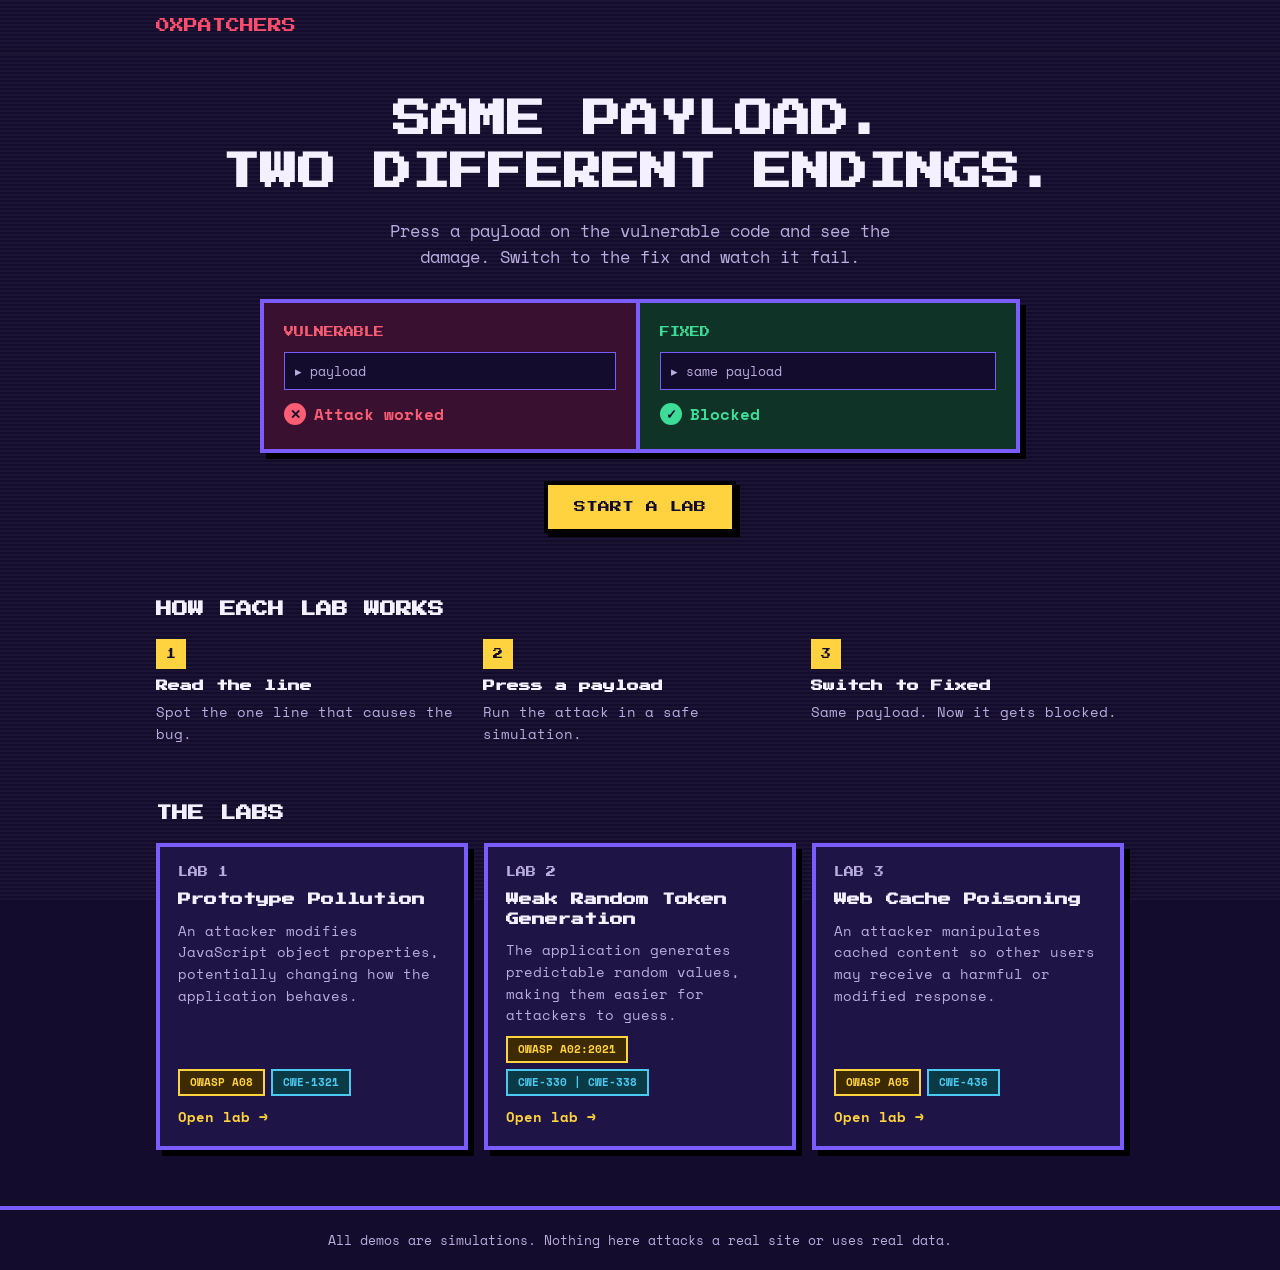
<file: index.html>
<!DOCTYPE html>
<html lang="en">
<head>
  <meta charset="UTF-8">
  <meta name="viewport" content="width=device-width, initial-scale=1">
  <meta name="description" content="Three interactive labs. Press a payload, see the bug, switch to the fix.">
  <link rel="preconnect" href="https://fonts.googleapis.com">
  <link rel="preconnect" href="https://fonts.gstatic.com" crossorigin>
  <link rel="stylesheet" href="https://fonts.googleapis.com/css2?family=Press+Start+2P&family=Space+Mono:wght@400;700&display=swap">
  <link rel="stylesheet" href="style.css">
</head>
<body>
  

  <header class="site-header">
    <div class="wrap">
      <a class="brand" href="index.html"><span>0xPatchers</span></a>
      <nav class="nav" aria-label="Main">
        
        
      </nav>
    </div>
  </header>

  <main class="wrap">
    <section class="hero">
      <h1>Same payload.<br>Two different endings.</h1>
      <p class="lead">Press a payload on the vulnerable code and see the damage. Switch to the fix and watch it fail.</p>

      <div class="split" aria-label="Vulnerable versus fixed">
        <div class="half v">
          <span class="label">VULNERABLE</span>
          <span class="chip">&#9656; payload</span>
          <span class="result"><span class="dot">&#10005;</span>Attack worked</span>
        </div>
        <div class="half f">
          <span class="label">FIXED</span>
          <span class="chip">&#9656; same payload</span>
          <span class="result"><span class="dot">&#10003;</span>Blocked</span>
        </div>
      </div>

      <div class="cta"><a class="btn" href="#labs">Start a lab</a></div>
    </section>

    <section aria-labelledby="how">
      <h2 id="how">How each lab works</h2>
      <div class="steps">
        <div class="step">
          <h3>Read the line</h3>
          <p>Spot the one line that causes the bug.</p>
        </div>
        <div class="step">
          <h3>Press a payload</h3>
          <p>Run the attack in a safe simulation.</p>
        </div>
        <div class="step">
          <h3>Switch to Fixed</h3>
          <p>Same payload. Now it gets blocked.</p>
        </div>
      </div>
    </section>

    <section id="labs" aria-labelledby="labs-title">
      <h2 id="labs-title">The labs</h2>
      <div class="cards">

        
        <a class="card" href="lab1.html">
          <span class="lab-no">LAB 1</span>
          <h3>Prototype Pollution</h3>
          <p>An attacker modifies JavaScript object properties, potentially changing how the application behaves.</p>
          <div class="badges">
            <span class="badge owasp">OWASP A08</span>
            <span class="badge cwe">CWE-1321</span>
          </div>
          <span class="open">Open lab &rarr;</span>
        </a>

        <a class="card" href="lab2.html">
          <span class="lab-no">LAB 2</span>
          <h3>Weak Random Token Generation</h3>
          <p>The application generates predictable random values, making them easier for attackers to guess.</p>
          <div class="badges">
            <span class="badge owasp">OWASP A02:2021</span>
            <span class="badge cwe">CWE-330 | CWE-338</span>
          </div>
          <span class="open">Open lab &rarr;</span>
        </a>

        
        <a class="card" href="lab3.html">
          <span class="lab-no">LAB 3</span>
          <h3>Web Cache Poisoning</h3>
          <p>An attacker manipulates cached content so other users may receive a harmful or modified response.</p>
          <div class="badges">
<span class="badge owasp">OWASP A05</span>
<span class="badge cwe">CWE-436</span>
          </div>
          <span class="open">Open lab &rarr;</span>
        </a>

      </div>
    </section>
  </main>

  <footer class="site-footer">
    <div class="wrap">All demos are simulations. Nothing here attacks a real site or uses real data.</div>
  </footer>

</body>
</html>
</file>
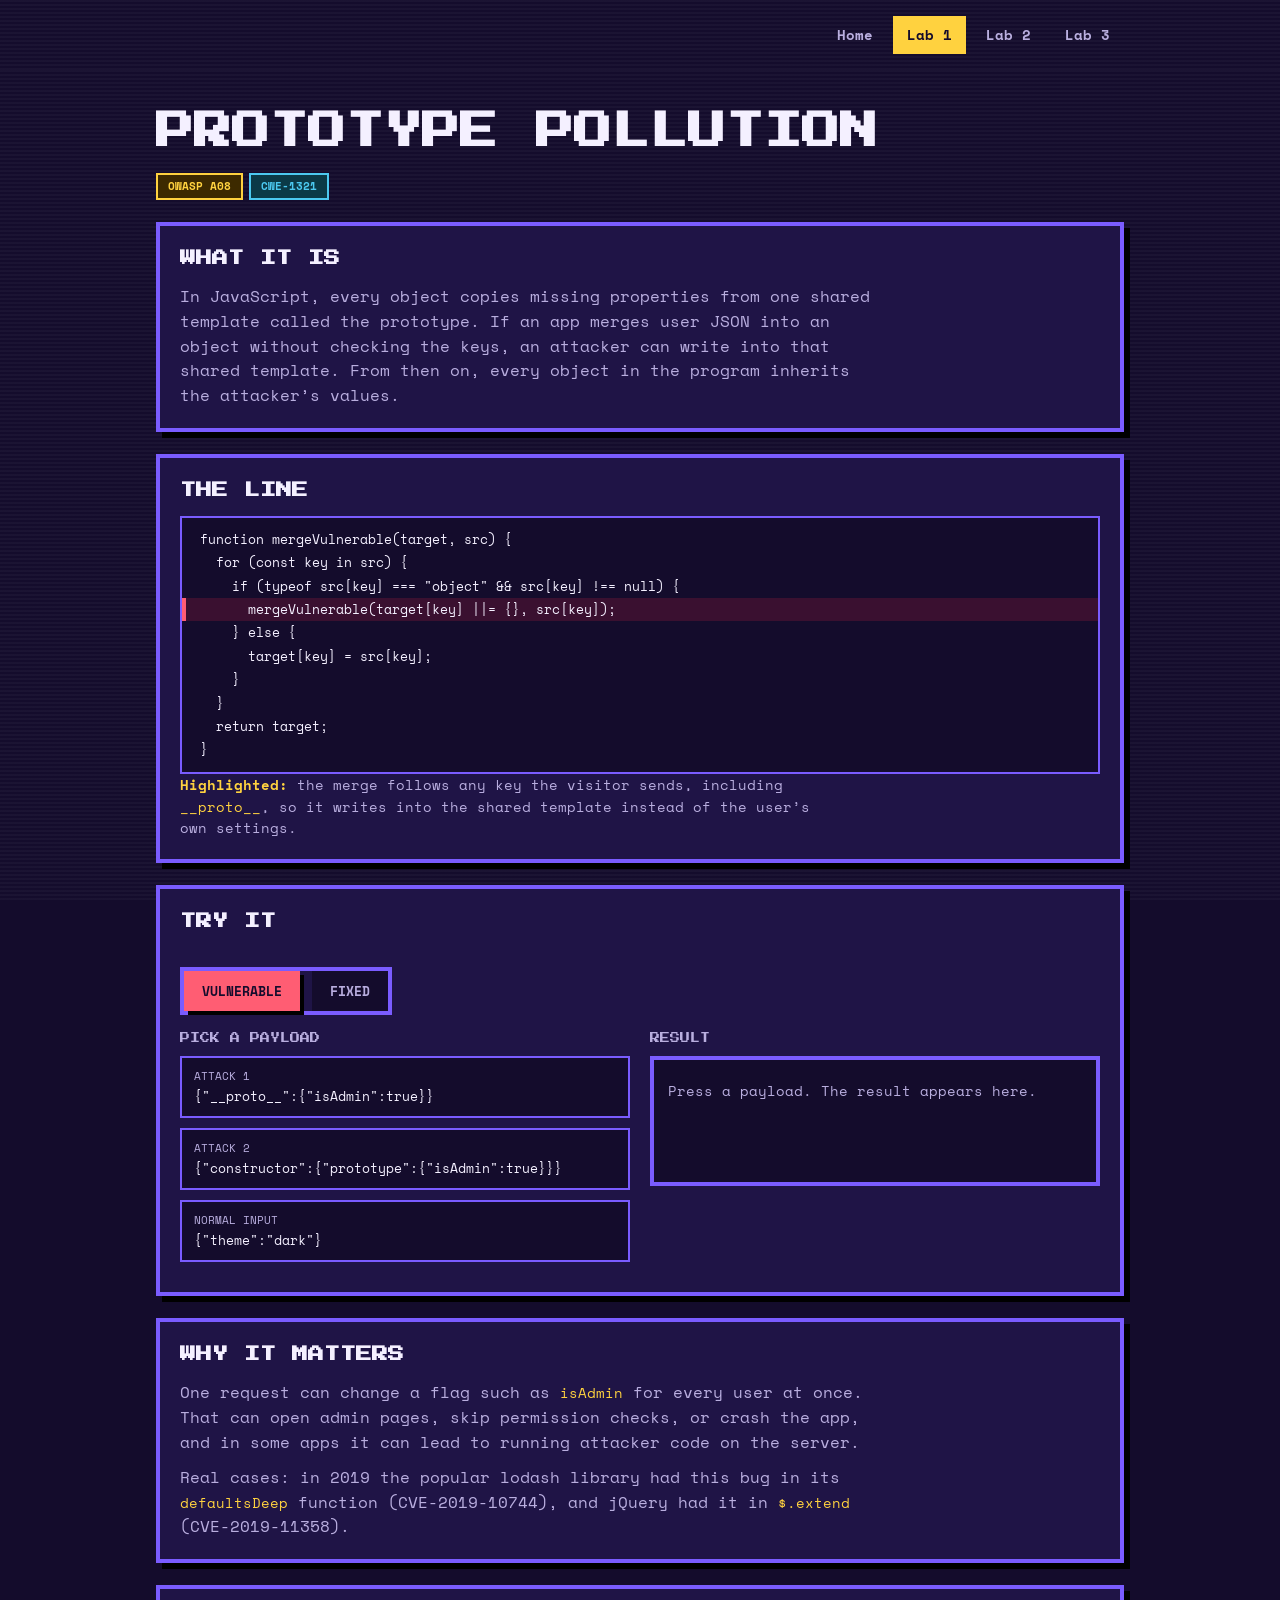
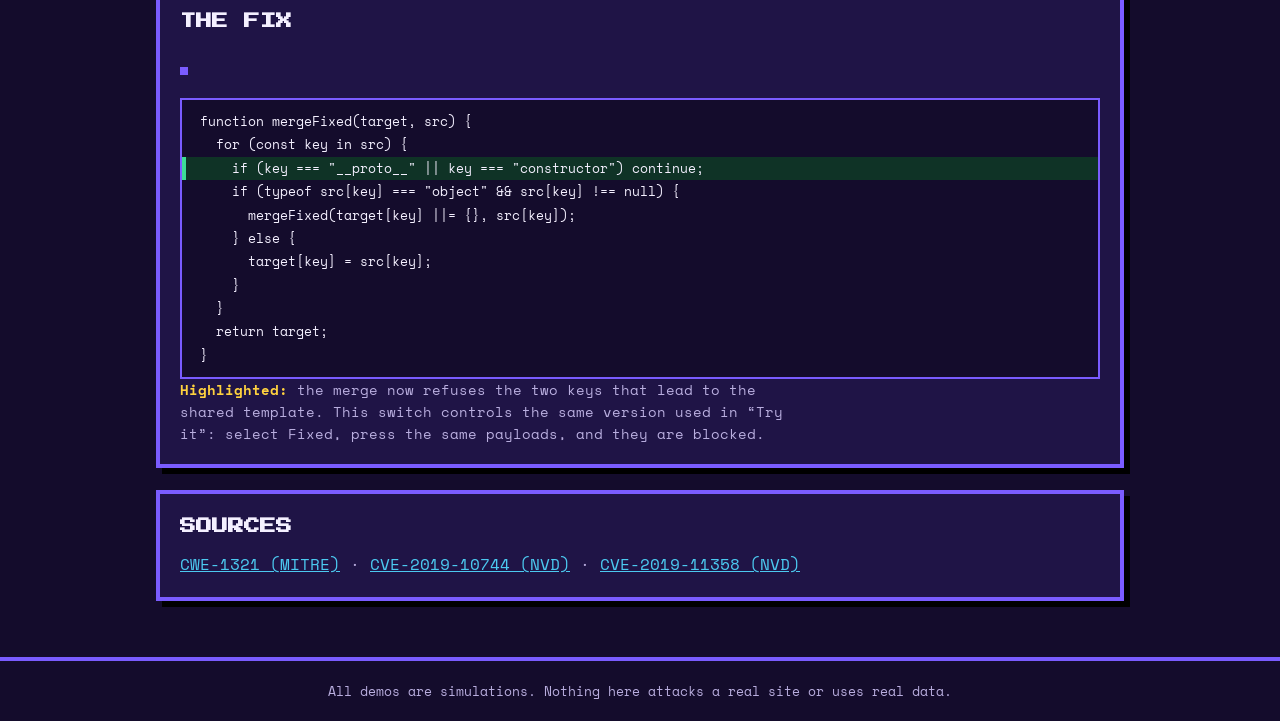
<file: lab1.html>
<!DOCTYPE html>
<html lang="en">
<head>
  <meta charset="UTF-8">
  <meta name="viewport" content="width=device-width, initial-scale=1">
  <title>Prototype Pollution </title>
  <meta name="description" content="Lab: prototype pollution. Press a payload, see the bug, switch to the fix.">
  <link rel="preconnect" href="https://fonts.googleapis.com">
  <link rel="preconnect" href="https://fonts.gstatic.com" crossorigin>
  <link rel="stylesheet" href="https://fonts.googleapis.com/css2?family=Press+Start+2P&family=Space+Mono:wght@400;700&display=swap">
  <link rel="stylesheet" href="style.css">
  <link rel="stylesheet" href="lab.css">
</head>
<body>

  <header class="site-header">
    <div class="wrap">
      <a class="brand" href="index.html"><span></span></a>
      <nav class="nav" aria-label="Main">
        <a href="index.html">Home</a>
        <a href="lab1.html" aria-current="page">Lab 1</a>
        <a href="lab2.html">Lab 2</a>
        <a href="lab3.html">Lab 3</a>
      </nav>
    </div>
  </header>

  <main class="wrap">

    <section class="lab-hero">
      <h1>Prototype pollution</h1>
      <div class="badges">
        <span class="badge owasp">OWASP A08</span>
        <span class="badge cwe">CWE-1321</span>
      </div>
    </section>

    <!-- 1. What it is -->
    <section class="panel" aria-labelledby="what">
      <h2 id="what">What it is</h2>
      <p>In JavaScript, every object copies missing properties from one shared template called the prototype. If an app merges user JSON into an object without checking the keys, an attacker can write into that shared template. From then on, every object in the program inherits the attacker’s values.</p>
    </section> 
 <!-- 2. Why it matters -->
<!--
    <section class="panel" aria-labelledby="why">
      <h2 id="why">Why it matters</h2>
      <p>One request can change a flag such as <code>isAdmin</code> for every user at once. That can open admin pages, skip permission checks, or c>
      <p>Real cases: in 2019 the popular lodash library had this bug in its <code>defaultsDeep</code> function (CVE-2019-10744), and jQuery had it >
    </section> 
   -->

    <!-- 3. The line -->
    <section class="panel" aria-labelledby="line">
      <h2 id="line">The line</h2>
      <pre class="code v" id="code-vuln" aria-label="Vulnerable code"></pre>
      <p class="note"><b>Highlighted:</b> the merge follows any key the visitor sends, including <code>__proto__</code>, so it writes into the shared template instead of the user’s own settings.</p>
    </section>

    <!-- 4. Try it -->
    <section class="panel" aria-labelledby="try">
      <h2 id="try">Try it</h2>
      <div class="switch" role="group" aria-label="Code version">
        <button class="v on" type="button">Vulnerable</button><button class="f" type="button">Fixed</button>
      </div>
      <div class="cols">
        <div>
          <p class="lbl">PICK A PAYLOAD</p>
          <button class="pl" type="button" data-j='{"__proto__":{"isAdmin":true}}'><small>Attack 1</small>{"__proto__":{"isAdmin":true}}</button>
          <button class="pl" type="button" data-j='{"constructor":{"prototype":{"isAdmin":true}}}'><small>Attack 2</small>{"constructor":{"prototype":{"isAdmin":true}}}</button>
          <button class="pl" type="button" data-j='{"theme":"dark"}'><small>Normal input</small>{"theme":"dark"}</button>
        </div>
        <div>
          <p class="lbl">RESULT</p>
          <div class="out" id="out" aria-live="polite"><p>Press a payload. The result appears here.</p></div>
        </div>
      </div>
    </section>

    <!-- 4. Why it matters -->
    
    <section class="panel" aria-labelledby="why">
      <h2 id="why">Why it matters</h2>
      <p>One request can change a flag such as <code>isAdmin</code> for every user at once. That can open admin pages, skip permission checks, or crash the app, and in some apps it can lead to running attacker code on the server.</p>
      <p>Real cases: in 2019 the popular lodash library had this bug in its <code>defaultsDeep</code> function (CVE-2019-10744), and jQuery had it in <code>$.extend</code> (CVE-2019-11358).</p>
    </section>  

    <!-- 5. The fix -->

    <section class="panel" aria-labelledby="fix">
      <h2 id="fix">The Fix</h2>
      <div class="switch" role="group" aria-label="Code version">
        <!-- <button class="v on" type="button">Vulnerable</button><button class="f" type="button">Fixed</button>-->
      </div>
      <pre class="code f" id="code-fix" aria-label="Fixed code"></pre>
      <p class="note"><b>Highlighted:</b> the merge now refuses the two keys that lead to the shared template. This switch controls the same version used in “Try it”: select Fixed, press the same payloads, and they are blocked.</p>
    </section>

    <!-- 6. Sources -->
    <section class="panel sources" aria-labelledby="src">
      <h2 id="src">Sources</h2>
      <p><a href="https://cwe.mitre.org/data/definitions/1321.html">CWE-1321 (MITRE)</a> · <a href="https://nvd.nist.gov/vuln/detail/CVE-2019-10744">CVE-2019-10744 (NVD)</a> · <a href="https://nvd.nist.gov/vuln/detail/CVE-2019-11358">CVE-2019-11358 (NVD)</a></p>
    </section>

  </main>

  <footer class="site-footer">
    <div class="wrap">All demos are simulations. Nothing here attacks a real site or uses real data.</div>
  </footer>

  <script src="js/lab1.js"></script>
</body>
</html>
</file>
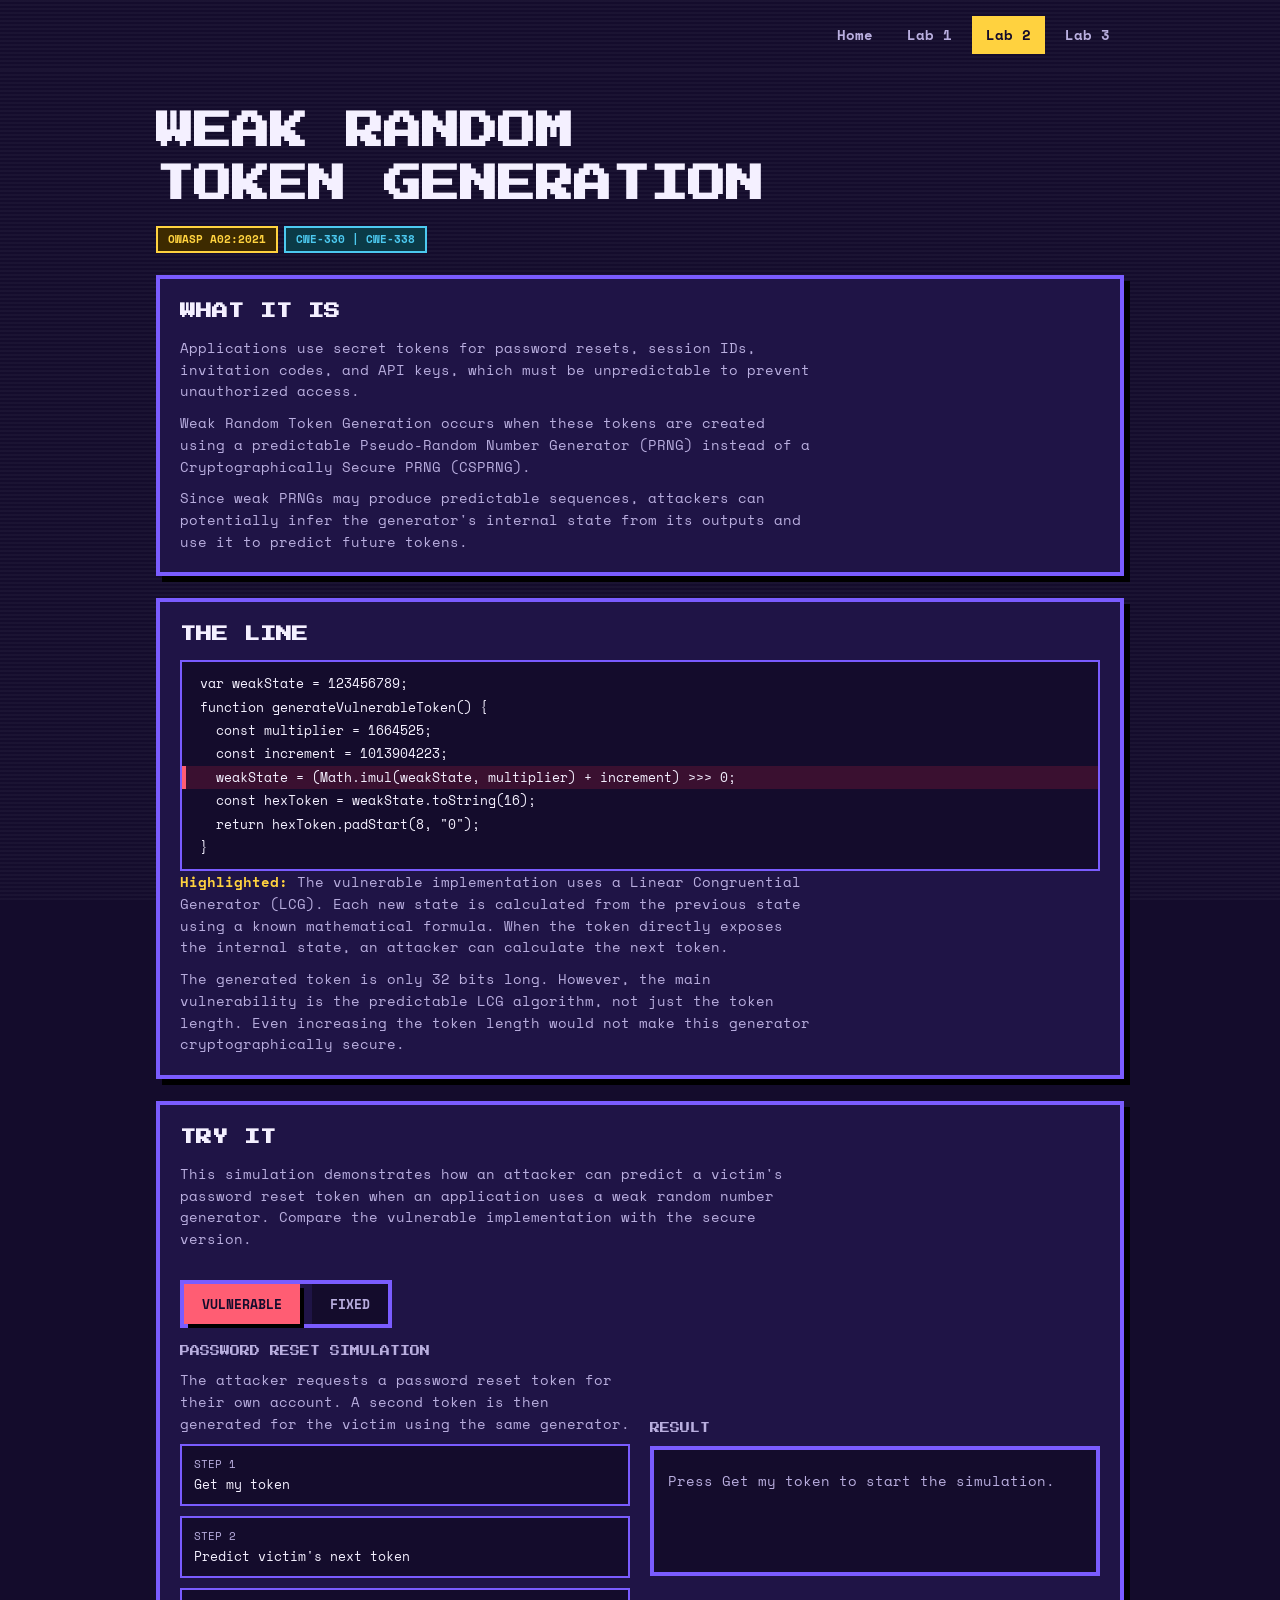
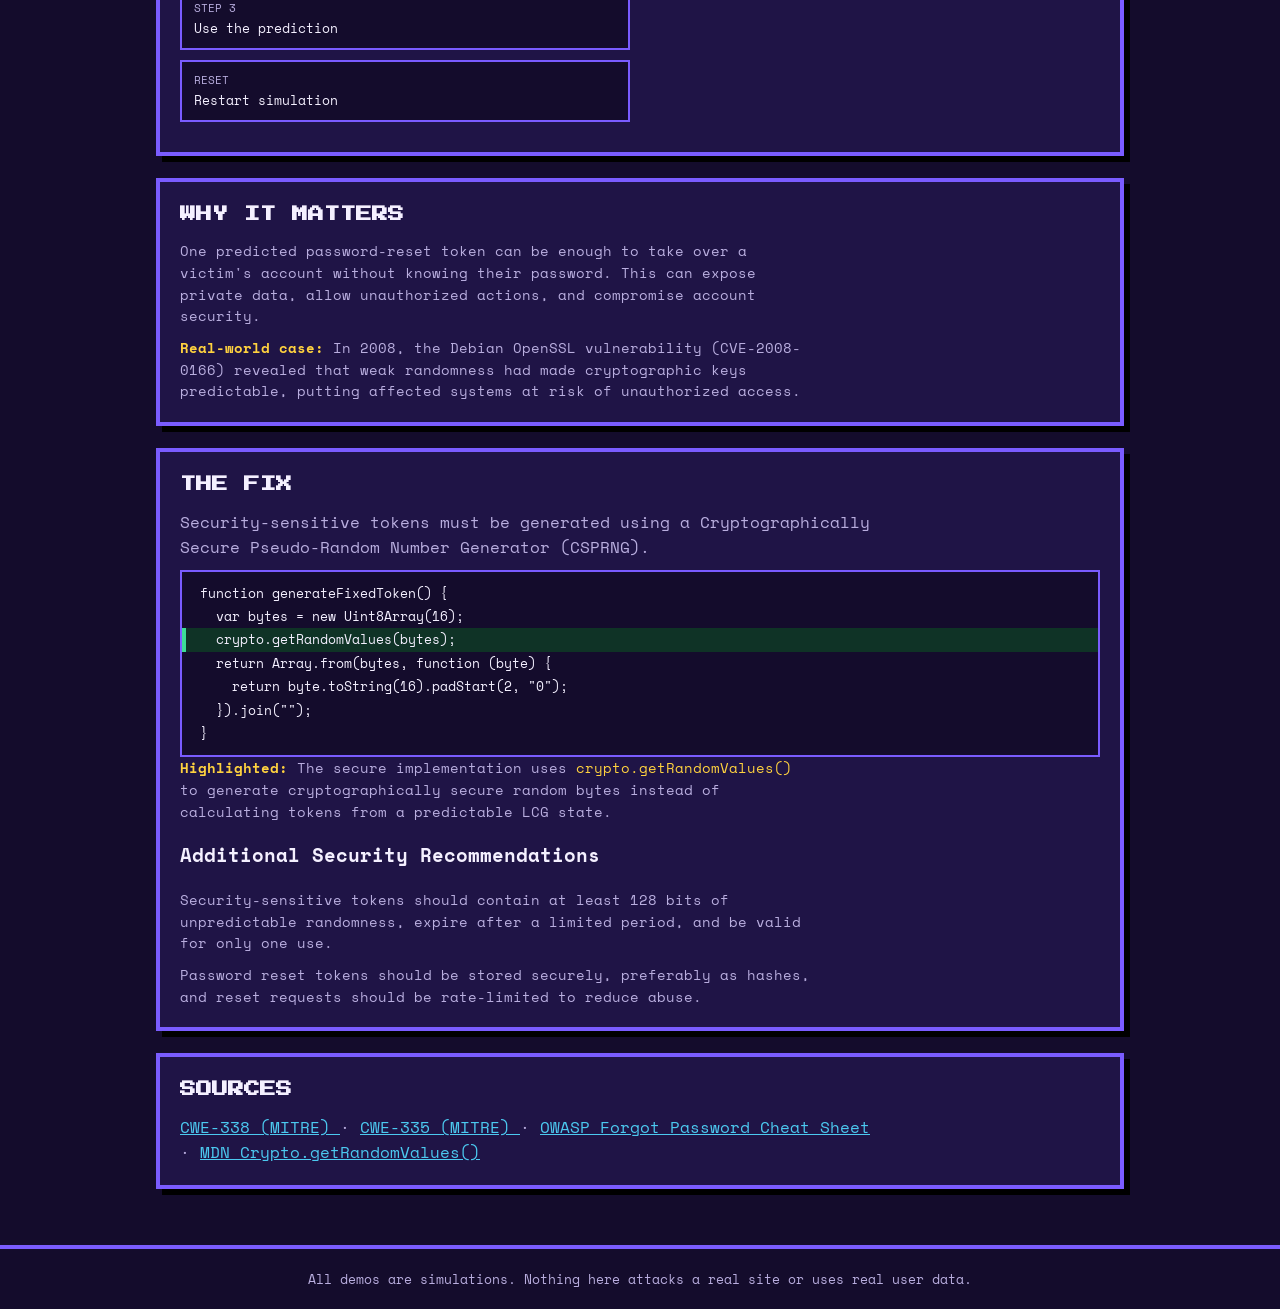
<file: lab2.html>
<!DOCTYPE html>
<html lang="en">
<head>
  <meta charset="UTF-8">
  <meta name="viewport" content="width=device-width, initial-scale=1">

  <title>Weak Random Token Generation</title>

  <meta name="description"
        content="Lab2: Weak Random Token Generation. Learn how predictable password reset tokens can be exploited and how secure random generation prevents the attack.">

  <link rel="preconnect" href="https://fonts.googleapis.com">
  <link rel="preconnect" href="https://fonts.gstatic.com" crossorigin>

  <link
    href="https://fonts.googleapis.com/css2?family=Press+Start+2P&family=Space+Mono:wght@400;700&display=swap"
    rel="stylesheet">

  <link rel="stylesheet" href="style.css">
  <link rel="stylesheet" href="lab.css">
</head>

<body>

  <!-- HEADER -->
  <header class="site-header">
    <div class="wrap">
      <a class="brand" href="index.html"><span></span></a>
      <nav class="nav" aria-label="Main">
        <a href="index.html">Home</a>
        <a href="lab1.html">Lab 1</a>
        <a href="lab2.html" aria-current="page">Lab 2</a>
        <a href="lab3.html">Lab 3</a>
      </nav>
    </div>
  </header>

  <main class="wrap">

    <!-- LAB INTRODUCTION -->
    <section class="lab-hero">

      <h1>Weak Random Token Generation</h1>

      <div class="badges">
        <span class="badge owasp">OWASP A02:2021</span>
        <span class="badge cwe">CWE-330 | CWE-338</span>
      </div>

    </section>


    <!-- 1. WHAT IT IS -->
    <section class="panel" aria-labelledby="what">

      <h2 id="what">What it is</h2>

      <p class="note">
        Applications use secret tokens for password resets, session IDs, invitation codes, and API keys, which must be unpredictable to prevent 
        unauthorized access.
      </p>

      <p class="note">
        Weak Random Token Generation occurs when these tokens are created using a predictable Pseudo-Random Number Generator (PRNG) instead of 
        a Cryptographically Secure PRNG (CSPRNG). 
      </p>

      <p class="note">
        Since weak PRNGs may produce predictable sequences, attackers can potentially infer the generator's internal state from its outputs and use it 
        to predict future tokens.
      </p>

    </section>

    <!-- 2. THE LINES -->
    <section class="panel" aria-labelledby="line">

      <h2 id="line">The Line</h2>

      <pre
        class="code v"
        id="code-vuln"
        aria-label="Vulnerable code"></pre>

      <p class="note">
        <b>Highlighted:</b>
        The vulnerable implementation uses a Linear Congruential
        Generator (LCG). Each new state is calculated from the
        previous state using a known mathematical formula.
        When the token directly exposes the internal state,
        an attacker can calculate the next token.
      </p>

      <p class="note">
          The generated token is only 32 bits long. However, the main vulnerability is the predictable LCG algorithm, not just the token length. 
          Even increasing the token length would not make this generator cryptographically secure.
      </p>

    </section>


    <!-- 3. TRY IT -->
    <section class="panel" aria-labelledby="try">

      <h2 id="try">Try it</h2>

      <p class="note">
        This simulation demonstrates how an attacker can
        predict a victim's password reset token when
        an application uses a weak random number generator.
        Compare the vulnerable implementation with
        the secure version.
      </p>

      <div class="switch"
           role="group"
           aria-label="Code version">

        <button class="v on" type="button">
          Vulnerable
        </button>

        <button class="f" type="button">
          Fixed
        </button>

      </div>


      <div class="cols">

        <!-- ATTACK SIMULATION -->
        <div>

          <p class="lbl">PASSWORD RESET SIMULATION</p>

          <p class="note">
            The attacker requests a password reset token
            for their own account.
            A second token is then generated for the victim
            using the same generator.
          </p>

          <button
            class="pl"
            type="button"
            id="get-token">

            <small>Step 1</small>
            Get my token

          </button>


          <button
            class="pl"
            type="button"
            id="predict-token">

            <small>Step 2</small>
            Predict victim's next token

          </button>


          <button
            class="pl"
            type="button"
            id="use-token">

            <small>Step 3</small>
            Use the prediction

          </button>


          <button
            class="pl"
            type="button"
            id="reset-lab">

            <small>Reset</small>
            Restart simulation

          </button>

        </div>


        <!-- RESULTS -->
        <div class="weak-token-result">

          <p class="lbl">RESULT</p>

          <div
            class="out"
            id="out"
            aria-live="polite">

            <p>
              Select Vulnerable or Fixed, then press
              "Get my token" to start the simulation.
            </p>

          </div>

        </div>

      </div>

    </section>
    
    <!-- 4. WHY IT MATTERS -->
    <section class="panel" aria-labelledby="why">

      <h2 id="why">Why it matters</h2>

      <p class="note">
       One predicted password-reset token can be enough to take over a victim's account without knowing their password. This can expose private data, 
       allow unauthorized actions, and compromise account security.
      </p>

      <p class="note">
        <b>Real-world case:</b>
         In 2008, the Debian OpenSSL vulnerability (CVE-2008-0166) revealed that weak randomness had made cryptographic keys predictable, putting 
         affected systems at risk of unauthorized access.
      </p>

    </section>

    <!-- 5. THE FIX -->
    <section class="panel" aria-labelledby="fix">

      <h2 id="fix">The fix</h2>

      <p>
        Security-sensitive tokens must be generated using
        a Cryptographically Secure Pseudo-Random Number
        Generator (CSPRNG).
      </p>

      <pre
        class="code f"
        id="code-fix"
        aria-label="Fixed code"></pre>


      <p class="note">
        <b>Highlighted:</b>
        The secure implementation uses
        <code>crypto.getRandomValues()</code>
        to generate cryptographically secure random bytes
        instead of calculating tokens from
        a predictable LCG state.
      </p>

      <h3>Additional Security Recommendations</h3>
      <p class="note">
        Security-sensitive tokens should contain at least
        128 bits of unpredictable randomness,
        expire after a limited period,
        and be valid for only one use.
      </p>

      <p class="note">
        Password reset tokens should be stored securely,
        preferably as hashes, and reset requests
        should be rate-limited to reduce abuse.
      </p>

    </section>


    <!-- 6. SOURCES -->
    <section
      class="panel sources"
      aria-labelledby="src">

      <h2 id="src">Sources</h2>

      <p>

        <a
          href="https://cwe.mitre.org/data/definitions/338.html"
          target="_blank"
          rel="noopener noreferrer">
          CWE-338 (MITRE)
        </a>

        ·

        <a
          href="https://cwe.mitre.org/data/definitions/335.html"
          target="_blank"
          rel="noopener noreferrer">
          CWE-335 (MITRE)
        </a>

        ·

        <a
          href="https://cheatsheetseries.owasp.org/cheatsheets/Forgot_Password_Cheat_Sheet.html"
          target="_blank"
          rel="noopener noreferrer">
          OWASP Forgot Password Cheat Sheet
        </a>

        ·

        <a
          href="https://developer.mozilla.org/en-US/docs/Web/API/Crypto/getRandomValues"
          target="_blank"
          rel="noopener noreferrer">
          MDN Crypto.getRandomValues()
        </a>

      </p>

    </section>

  </main>


  <!-- FOOTER -->
  <footer class="site-footer">

    <div class="wrap">
      All demos are simulations.
      Nothing here attacks a real site
      or uses real user data.
    </div>

  </footer>


  <!-- LAB 2 JAVASCRIPT -->
  <script src="js/lab2.js"></script>

</body>
</html>
</file>
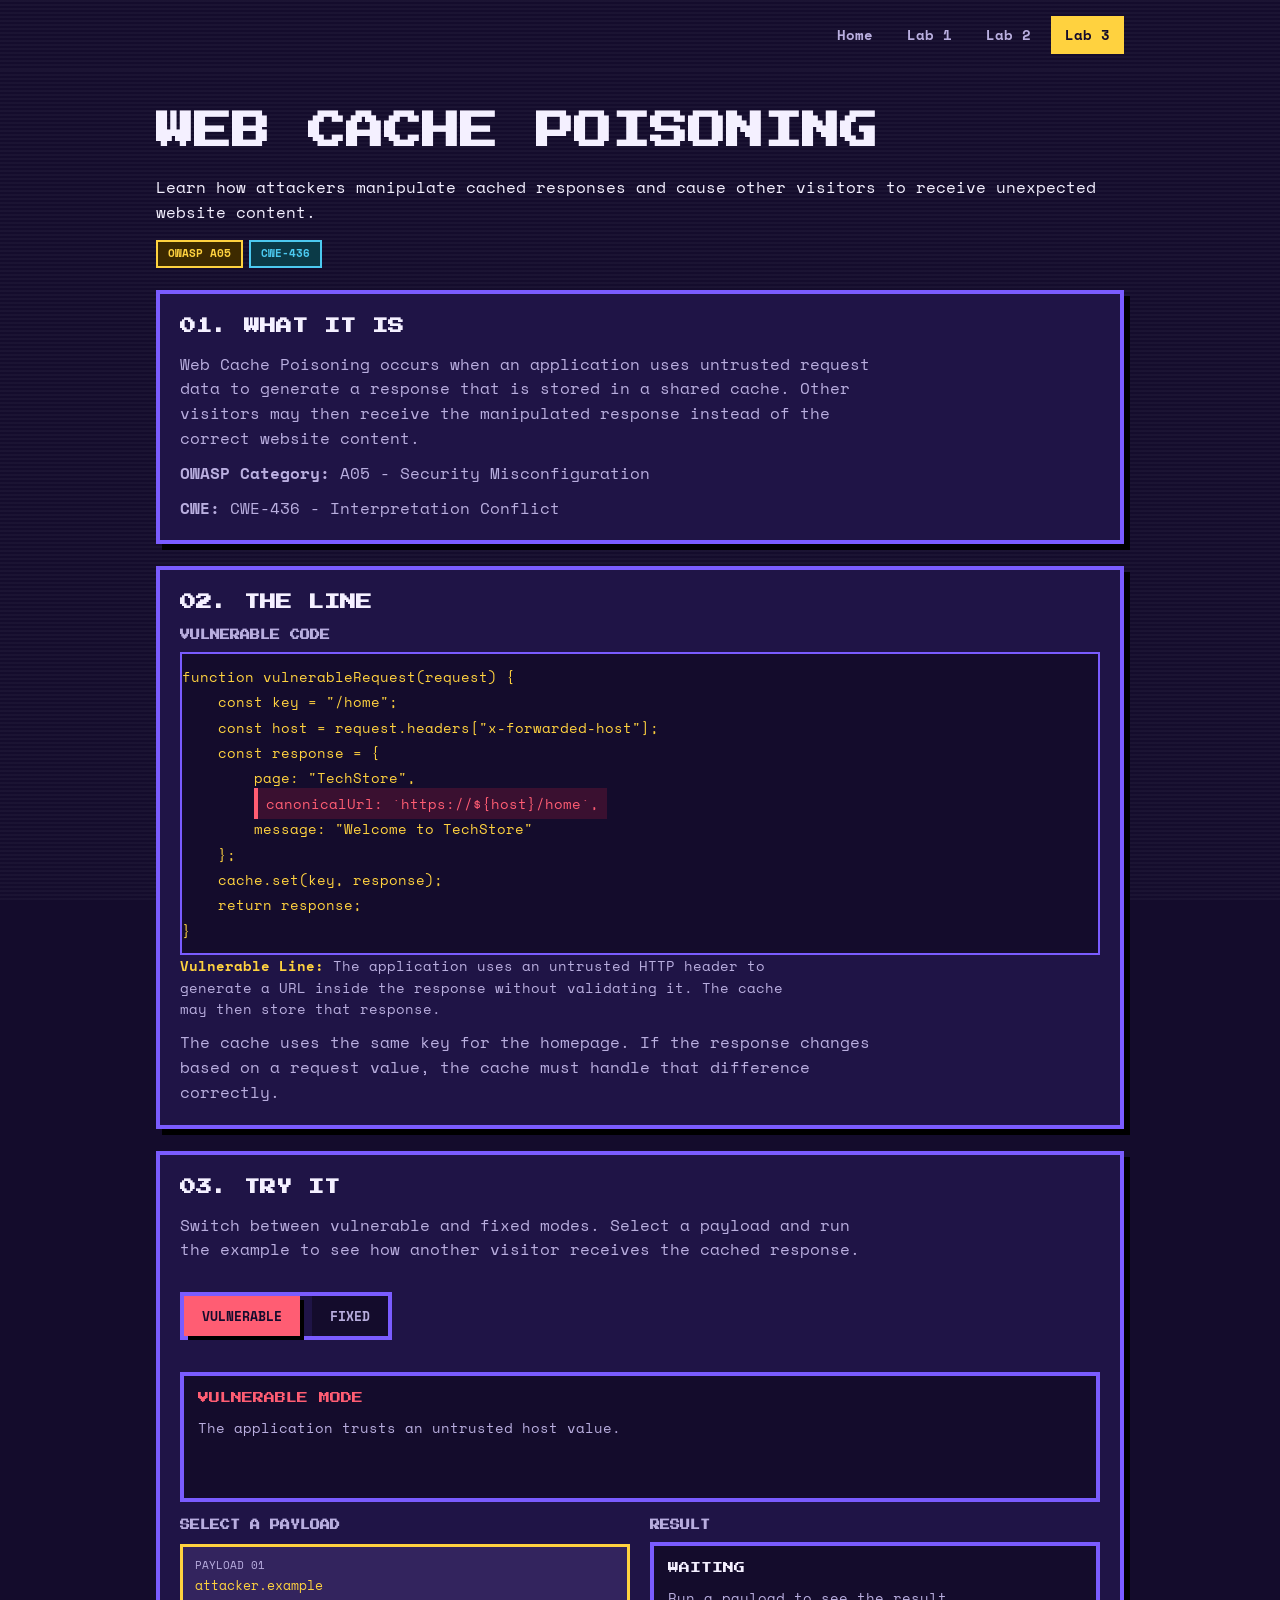
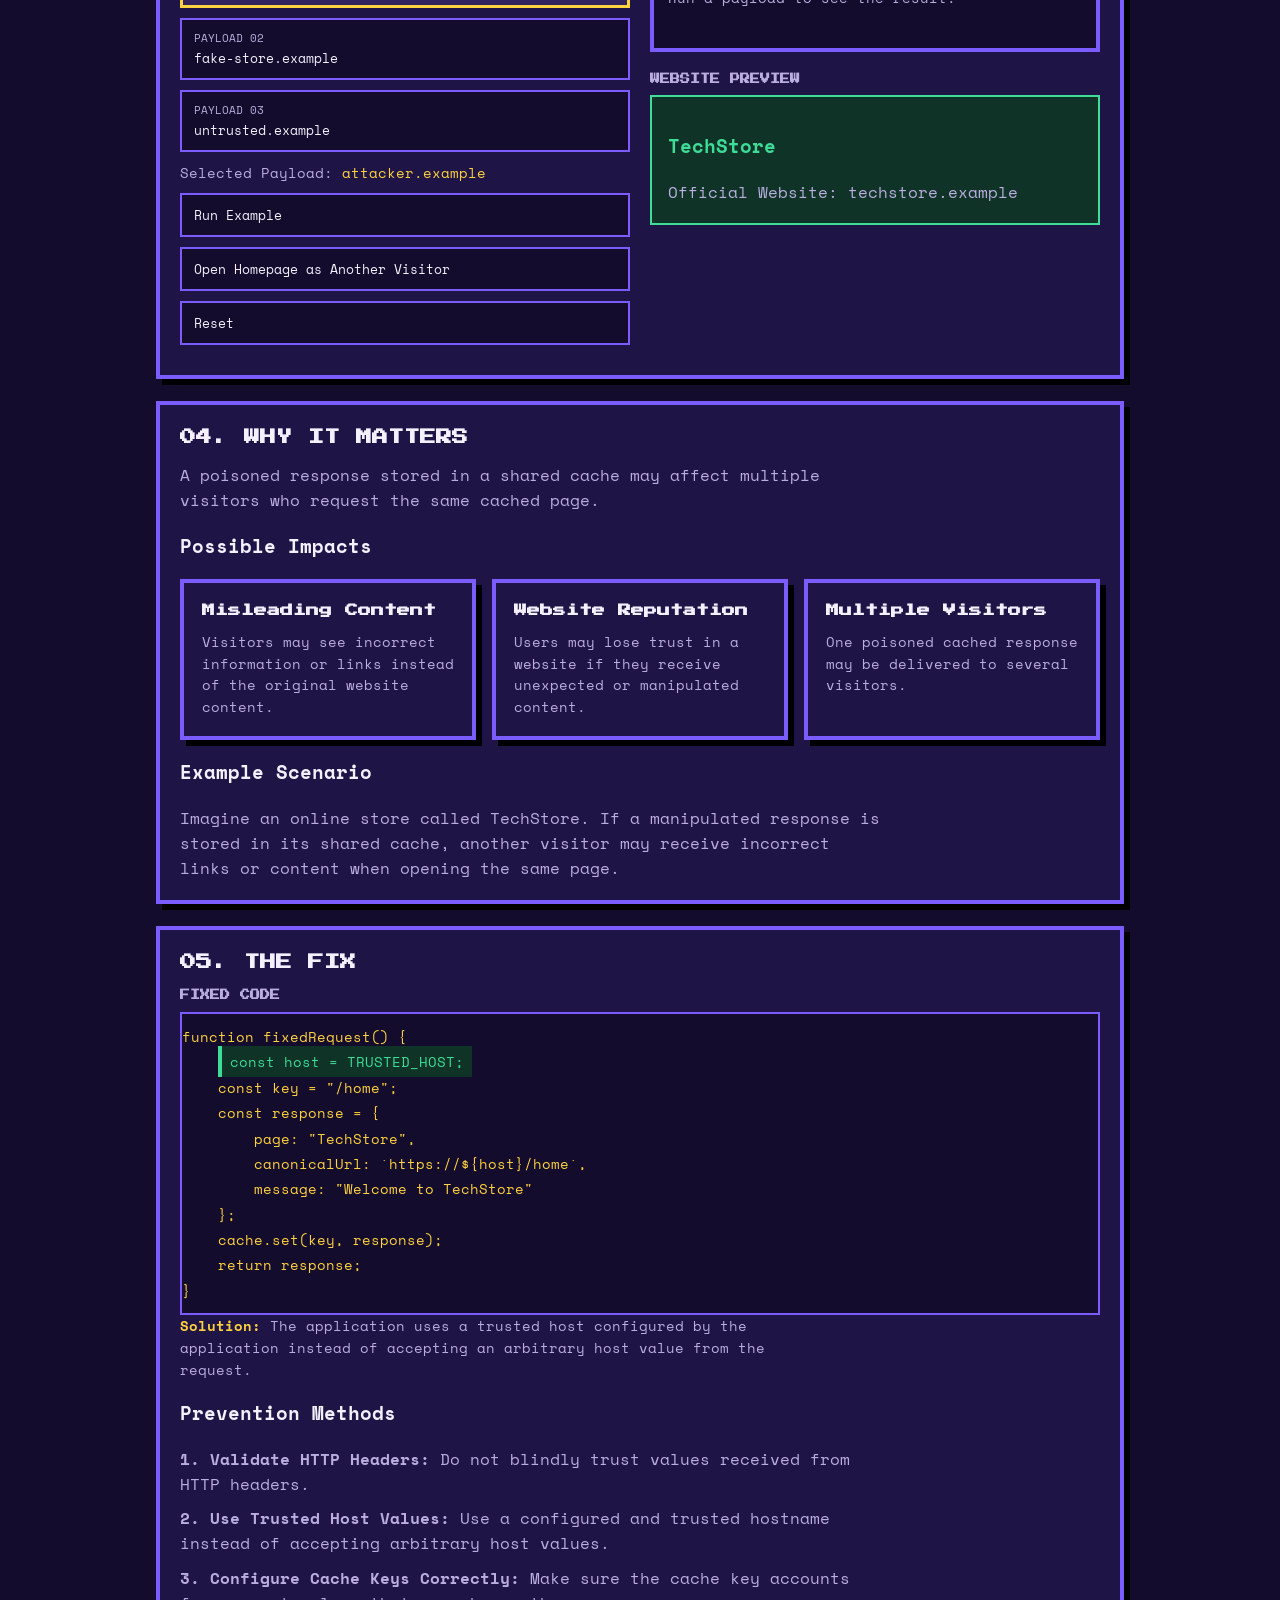
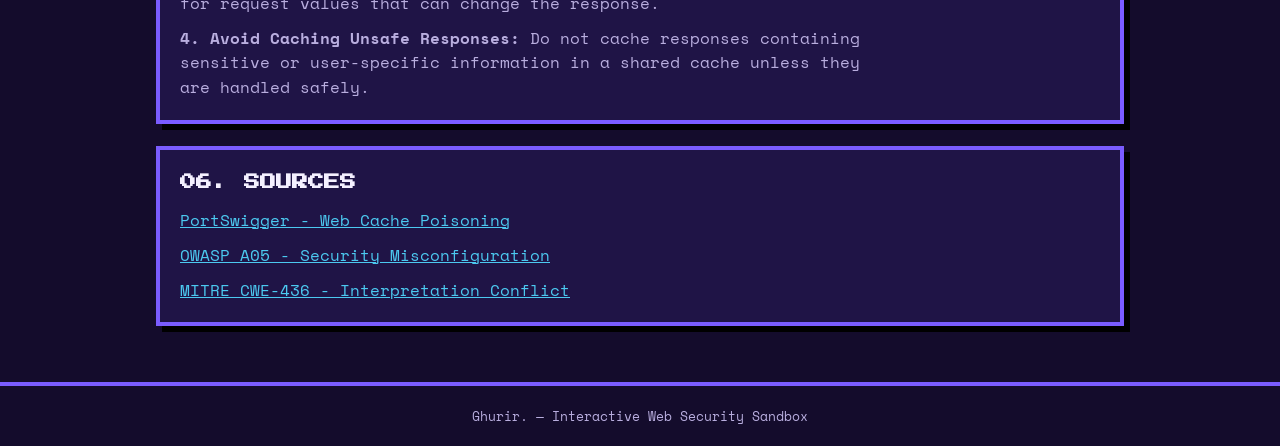
<file: lab3.html>
<!DOCTYPE html>
<html lang="en">
<head>
    <meta charset="UTF-8">
    <meta name="viewport" content="width=device-width, initial-scale=1.0">

    <title>Lab 3 - Web Cache Poisoning</title>

    <meta name="description" content="Learn and test Web Cache Poisoning in an interactive security lab.">

    <link rel="preconnect" href="https://fonts.googleapis.com">
    <link rel="preconnect" href="https://fonts.gstatic.com" crossorigin>

    <link href="https://fonts.googleapis.com/css2?family=Press+Start+2P&family=Space+Mono:wght@400;700&display=swap" rel="stylesheet">

    <link rel="stylesheet" href="style.css">
    <link rel="stylesheet" href="lab.css">
</head>

<body>

    <!-- Navbar -->
    <header class="site-header">
        <div class="wrap">

            <a class="brand" href="index.html"><span></span></a>

            <nav class="nav" aria-label="Main">
                <a href="index.html">Home</a>
                <a href="lab1.html">Lab 1</a>
                <a href="lab2.html">Lab 2</a>
                <a href="lab3.html" aria-current="page">Lab 3</a>
            </nav>

        </div>
    </header>


    <main class="wrap">

        <!-- Lab Title -->
        <section class="lab-hero">

            <h1>Web Cache Poisoning</h1>

            <p>
                Learn how attackers manipulate cached responses
                and cause other visitors to receive unexpected website content.
            </p>

            <div class="badges">
                <span class="badge owasp">OWASP A05</span>
                <span class="badge cwe">CWE-436</span>
            </div>

        </section>


        <!-- 1. What It Is -->
        <section class="panel" aria-labelledby="what">

            <h2 id="what">01. What It Is</h2>

            <p>
                Web Cache Poisoning occurs when an application uses untrusted
                request data to generate a response that is stored in a shared cache.
                Other visitors may then receive the manipulated response instead
                of the correct website content.
            </p>

            <p>
                <b>OWASP Category:</b>
                A05 - Security Misconfiguration
            </p>

            <p>
                <b>CWE:</b>
                CWE-436 - Interpretation Conflict
            </p>

        </section>


        <!-- 2. The Line -->
        <section class="panel" aria-labelledby="line">

            <h2 id="line">02. The Line</h2>

            <h3 class="lbl">VULNERABLE CODE</h3>

            <pre class="code v"><code>function vulnerableRequest(request) {
    const key = "/home";
    const host = request.headers["x-forwarded-host"];
    const response = {
        page: "TechStore",
        <span class="danger-line">canonicalUrl: `https://${host}/home`,</span>
        message: "Welcome to TechStore"
    };
    cache.set(key, response);
    return response;
}</code></pre>

            <p class="note">
                <b>Vulnerable Line:</b>
                The application uses an untrusted HTTP header to generate
                a URL inside the response without validating it.
                The cache may then store that response.
            </p>

            <p>
                The cache uses the same key for the homepage.
                If the response changes based on a request value,
                the cache must handle that difference correctly.
            </p>

        </section>


        <!-- 3. Try It -->
        <section class="panel" aria-labelledby="try">

            <h2 id="try">03. Try It</h2>

            <p>
                Switch between vulnerable and fixed modes.
                Select a payload and run the example to see how
                another visitor receives the cached response.
            </p>

            <div class="switch">

                <button id="vulnerableBtn" class="v on" type="button">
                    Vulnerable
                </button>

                <button id="fixedBtn" class="f" type="button">
                    Fixed
                </button>

            </div>

            <div id="statusBox" class="out mode-status">

                <span id="statusTitle" class="status">
                    VULNERABLE MODE
                </span>

                <p id="statusText">
                    The application trusts an untrusted host value.
                </p>

            </div>

            <div class="cols">

                <!-- Payload Selection -->
                <div>

                    <h3 class="lbl">SELECT A PAYLOAD</h3>

                    <button class="pl selected"
                            type="button"
                            data-host="attacker.example">

                        <small>Payload 01</small>
                        attacker.example

                    </button>

                    <button class="pl"
                            type="button"
                            data-host="fake-store.example">

                        <small>Payload 02</small>
                        fake-store.example

                    </button>

                    <button class="pl"
                            type="button"
                            data-host="untrusted.example">

                        <small>Payload 03</small>
                        untrusted.example

                    </button>

                    <p class="note">
                        Selected Payload:
                        <code id="payloadCode">attacker.example</code>
                    </p>

                    <button id="runBtn" class="pl" type="button">
                        Run Example
                    </button>

                    <button id="visitorBtn" class="pl" type="button">
                        Open Homepage as Another Visitor
                    </button>

                    <button id="resetBtn" class="pl" type="button">
                        Reset
                    </button>

                </div>


                <!-- Result -->
                <div>

                    <h3 class="lbl">RESULT</h3>

                    <div id="resultMessage" class="out">

                        <span class="status">WAITING</span>

                        <p>
                            Run an example to see the result.
                        </p>

                    </div>

                    <h3 class="lbl">WEBSITE PREVIEW</h3>

                    <div id="domainBanner">

                        <h3>TechStore</h3>

                        <p>
                            Official Website: techstore.example
                        </p>

                    </div>

                </div>

            </div>

        </section>


        <!-- 4. Why It Matters -->
        <section class="panel" aria-labelledby="why">

            <h2 id="why">04. Why It Matters</h2>

            <p>
                A poisoned response stored in a shared cache may affect
                multiple visitors who request the same cached page.
            </p>

            <h3>Possible Impacts</h3>

            <div class="cards">

                <div class="card">

                    <h3>Misleading Content</h3>

                    <p>
                        Visitors may see incorrect information or links
                        instead of the original website content.
                    </p>

                </div>

                <div class="card">

                    <h3>Website Reputation</h3>

                    <p>
                        Users may lose trust in a website if they receive
                        unexpected or manipulated content.
                    </p>

                </div>

                <div class="card">

                    <h3>Multiple Visitors</h3>

                    <p>
                        One poisoned cached response may be delivered
                        to several visitors.
                    </p>

                </div>

            </div>

            <h3>Example Scenario</h3>

            <p>
                Imagine an online store called TechStore.
                If a manipulated response is stored in its shared cache,
                another visitor may receive incorrect links or content
                when opening the same page.
            </p>

        </section>


        <!-- 5. The Fix -->
        <section class="panel" aria-labelledby="fix">

            <h2 id="fix">05. The Fix</h2>

            <h3 class="lbl">FIXED CODE</h3>

            <pre class="code f"><code>function fixedRequest() {
    <span class="safe-line">const host = TRUSTED_HOST;</span>
    const key = "/home";
    const response = {
        page: "TechStore",
        canonicalUrl: `https://${host}/home`,
        message: "Welcome to TechStore"
    };
    cache.set(key, response);
    return response;
}</code></pre>

            <p class="note">
                <b>Solution:</b>
                The application uses a trusted host configured by the
                application instead of accepting an arbitrary host
                value from the request.
            </p>

            <h3>Prevention Methods</h3>

            <p>
                <b>1. Validate HTTP Headers:</b>
                Do not blindly trust values received from HTTP headers.
            </p>

            <p>
                <b>2. Use Trusted Host Values:</b>
                Use a configured and trusted hostname instead of
                accepting arbitrary host values.
            </p>

            <p>
                <b>3. Configure Cache Keys Correctly:</b>
                Make sure the cache key accounts for request values
                that can change the response.
            </p>

            <p>
                <b>4. Avoid Caching Unsafe Responses:</b>
                Do not cache responses containing sensitive or
                user-specific information in a shared cache unless
                they are handled safely.
            </p>

        </section>


        <!-- 6. Sources -->
        <section class="panel sources" aria-labelledby="src">

            <h2 id="src">06. Sources</h2>

            <p>
                <a href="https://portswigger.net/web-security/web-cache-poisoning"
                   target="_blank"
                   rel="noopener">
                    PortSwigger - Web Cache Poisoning
                </a>
            </p>

            <p>
                <a href="https://owasp.org/Top10/A05_2021-Security_Misconfiguration/"
                   target="_blank"
                   rel="noopener">
                    OWASP A05 - Security Misconfiguration
                </a>
            </p>

            <p>
                <a href="https://cwe.mitre.org/data/definitions/436.html"
                   target="_blank"
                   rel="noopener">
                    MITRE CWE-436 - Interpretation Conflict
                </a>
            </p>

        </section>

    </main>


    <!-- Footer -->
    <footer class="site-footer">
        <div class="wrap">
            Ghurir. — Interactive Web Security Sandbox
        </div>
    </footer>


    <!-- JavaScript -->
    <script src="js/lab3.js" defer></script>

</body>
</html>
</file>
<file: style.css>
:root {
  --bg: #140c2c;
  --scanlines: repeating-linear-gradient(0deg, rgba(255,255,255,.03) 0 2px, transparent 2px 4px);
  --surface: #1f1446;
  --ink: #140c2c;
  --text: #f4f0ff;
  --muted: #b9aedf;
  --line: #7a5cff;

  --brand: #ffd23f;       
  --accent: #ff4d6d;      

  --vuln: #ff5d73;
  --vuln-bg: #3a1030;
  --fixed: #3ddc97;
  --fixed-bg: #0f3326;

  --owasp-bg: #3d2a00;
  --owasp: #ffd23f;
  --cwe-bg: #0b3a47;
  --cwe: #4cc9f0;

  --bw: 4px;
  --shadow: 6px 6px 0 #000;
  --shadow-hover: 9px 9px 0 #000;

  --font-head: "Press Start 2P", Consolas, Menlo, monospace;
  --font-body: "Space Mono", Consolas, Menlo, monospace;
  --mono: "Space Mono", Consolas, Menlo, monospace;

  color-scheme: dark;
}

* { box-sizing: border-box; }

body {
  margin: 0;
  background-color: var(--bg);
  background-image: var(--scanlines);
  background-attachment: fixed;
  color: var(--text);
  font-family: var(--font-body);
  font-size: 16px;
  line-height: 1.55;
}

a { color: inherit; text-decoration: none; }

:focus-visible { outline: 3px solid var(--brand); outline-offset: 3px; }

.wrap {
  max-width: 1000px;
  margin: 0 auto;
  padding-left: max(16px, env(safe-area-inset-left, 0px));
  padding-right: max(16px, env(safe-area-inset-right, 0px));
}


.site-header {
  position: sticky;
  top: 0;
  z-index: 1000;
  background-color: var(--bg);
  background-image: var(--scanlines);
}

.site-header .wrap {
  display: flex;
  flex-wrap: wrap;
  justify-content: flex-end;
  align-items: center;
  gap: 12px;
  padding-block: 16px;
}

.brand {
  font-family: var(--font-head);
  font-size: 14px;
  text-transform: uppercase;
}
.brand span { color: var(--accent); }

.nav {
  display: flex;
  flex-wrap: wrap;
  justify-content: flex-end;
  margin-left: auto;
  gap: 6px;
  font-size: 14px;
  font-weight: 700;
}
.nav a {
  padding: 6px 12px;
  border: 2px solid transparent;
  color: var(--muted);
}
.nav a:hover { border-color: var(--line); color: var(--text); }
.nav a[aria-current="page"] {
  background: var(--brand);
  color: var(--ink);
  border-color: var(--brand);
}


.hero { text-align: center; padding-block: 40px 8px; }

h1 {
  font-family: var(--font-head);
  font-size: clamp(20px, 4.6vw, 38px);
  line-height: 1.4;
  margin: 0 0 18px;
  text-transform: uppercase;
  text-wrap: balance;
}

.lead {
  max-width: 560px;
  margin: 0 auto 28px;
  color: var(--muted);
  font-size: 17px;
}


.split {
  display: grid;
  grid-template-columns: 1fr 1fr;
  max-width: 760px;
  margin: 0 auto;
  background: var(--surface);
  border: var(--bw) solid var(--line);
  box-shadow: var(--shadow);
  overflow: hidden;
}

.half {
  display: flex;
  flex-direction: column;
  gap: 12px;
  padding: 22px 20px;
  text-align: left;
  min-width: 0;
}
.half.v { background: var(--vuln-bg); border-right: var(--bw) solid var(--line); }
.half.f { background: var(--fixed-bg); }

.label { font-family: var(--font-head); font-size: 10px; line-height: 1.5; }
.v .label, .v .result { color: var(--vuln); }
.f .label, .f .result { color: var(--fixed); }

.chip {
  font-family: var(--mono);
  font-size: 13px;
  background: var(--ink);
  border: 1px solid var(--line);
  padding: 8px 10px;
  color: var(--muted);
}

.result { display: flex; align-items: center; gap: 8px; font-weight: 700; }

.dot {
  display: inline-flex;
  align-items: center;
  justify-content: center;
  width: 22px;
  height: 22px;
  border-radius: 50%;
  color: var(--ink);
  font-size: 13px;
}
.v .dot { background: var(--vuln); }
.f .dot { background: var(--fixed); }

.cta { margin-top: 28px; }

.btn {
  display: inline-block;
  padding: 13px 26px;
  background: var(--brand);
  color: var(--ink);
  border: var(--bw) solid #000;
  box-shadow: 4px 4px 0 #000;
  font-family: var(--font-head);
  font-size: 12px;
  text-transform: uppercase;
  transition: transform .12s, box-shadow .12s;
}
.btn:hover { transform: translate(4px, 4px); box-shadow: none; }


h2 {
  font-family: var(--font-head);
  font-size: 16px;
  line-height: 1.5;
  margin: 56px 0 18px;
  text-transform: uppercase;
}

.steps { display: grid; grid-template-columns: repeat(3, 1fr); gap: 14px; counter-reset: s; }

.step { counter-increment: s; min-width: 0; }
.step::before {
  content: counter(s);
  display: inline-flex;
  align-items: center;
  justify-content: center;
  width: 30px;
  height: 30px;
  margin-bottom: 8px;
  background: var(--brand);
  color: var(--ink);
  font-family: var(--font-head);
  font-size: 10px;
}
.step h3 { margin: 0 0 6px; font-family: var(--font-head); font-size: 12px; line-height: 1.5; }
.step p  { margin: 0; color: var(--muted); font-size: 14px; }


.cards { display: grid; grid-template-columns: repeat(3, 1fr); gap: 16px; }

.card {
  display: flex;
  flex-direction: column;
  gap: 10px;
  padding: 18px;
  min-width: 0;
  background: var(--surface);
  border: var(--bw) solid var(--line);
  box-shadow: var(--shadow);
  transition: transform .15s, box-shadow .15s;
}
.card:hover, .card:focus-visible {
  transform: translate(-3px, -3px);
  box-shadow: var(--shadow-hover);
}

.card .lab-no { font-family: var(--font-head); font-size: 10px; color: var(--muted); }
.card h3 { margin: 0; font-family: var(--font-head); font-size: 13px; line-height: 1.5; }
.card p { margin: 0; flex: 1; color: var(--muted); font-size: 14px; }

.badges { display: flex; flex-wrap: wrap; gap: 6px; }

.badge {
  display: inline-block;
  padding: 3px 10px;
  border: 2px solid currentColor;
  font-size: 11px;
  font-weight: 700;
}
.badge.owasp { background: var(--owasp-bg); color: var(--owasp); }
.badge.cwe   { background: var(--cwe-bg);   color: var(--cwe); }

.open { font-size: 14px; font-weight: 700; color: var(--brand); }


.site-footer {
  margin-top: 56px;
  padding-block: 20px;
  border-top: var(--bw) solid var(--line);
  color: var(--muted);
  font-size: 13px;
  text-align: center;
}


.is-vulnerable { --state: var(--vuln);  --state-bg: var(--vuln-bg); }
.is-fixed      { --state: var(--fixed); --state-bg: var(--fixed-bg); }


@media (max-width: 720px) {
  .steps, .cards { grid-template-columns: 1fr; }
  .split { grid-template-columns: 1fr; }
  .half.v { border-right: 0; border-bottom: var(--bw) solid var(--line); }
  .hero { padding-block: 28px 4px; }
}

@media (prefers-reduced-motion: reduce) {
  * { transition: none !important; }
}


/* Interactive Lab 3 */

.switch {
    display: flex;
    gap: 12px;
    margin: 20px 0;
}

.switch button {
    flex: 1;
    padding: 12px;
    border: 3px solid var(--line);
    background: var(--surface);
    color: var(--text);
    font-family: var(--font-body);
    font-weight: bold;
    cursor: pointer;
    transition: 0.2s;
}

.switch button.v.active,
.switch button.v.on {
    background: var(--vuln-bg);
    color: var(--vuln);
    border-color: var(--vuln);
    box-shadow: 4px 4px 0 #000;
}

.switch button.f.active,
.switch button.f.on {
    background: var(--fixed-bg);
    color: var(--fixed);
    border-color: var(--fixed);
    box-shadow: 4px 4px 0 #000;
}

.pl {
    display: block;
    width: 100%;
    margin: 10px 0;
    padding: 12px;
    background: var(--surface);
    color: var(--text);
    border: 2px solid var(--line);
    font-family: var(--font-body);
    cursor: pointer;
    text-align: left;
}

.pl:hover {
    border-color: var(--brand);
}

.pl.selected {
    border: 3px solid var(--brand);
    background: #33245e;
    color: var(--brand);
}

.pl small {
    display: block;
    color: var(--muted);
}

.mode-status {
    padding: 16px;
    margin: 16px 0;
    border: 2px solid;
}

.vulnerable-status {
    background: var(--vuln-bg);
    border-color: var(--vuln);
}

.fixed-status {
    background: var(--fixed-bg);
    border-color: var(--fixed);
}

.vulnerable-status .status {
    color: var(--vuln);
}

.fixed-status .status {
    color: var(--fixed);
}

#resultMessage {
    margin-bottom: 20px;
    min-height: 110px;
}

#domainBanner {
    padding: 16px;
    background: var(--fixed-bg);
    border: 2px solid var(--fixed);
    min-height: 130px;
}

#domainBanner h3 {
    color: var(--fixed);
}

#domainBanner.poisoned {
    background: var(--vuln-bg);
    border-color: var(--vuln);
}

#domainBanner.poisoned h3 {
    color: var(--vuln);
}

#domainBanner p {
    overflow-wrap: anywhere;
}

@media (max-width: 650px) {
    .cols {
        grid-template-columns: 1fr;
    }
}
/* Highlight Vulnerable and Fixed Code Lines */

.danger-line {
    display: inline;
    background: var(--vuln-bg);
    color: var(--vuln);
    border-left: 4px solid var(--vuln);
    padding: 5px 8px;
    margin: 3px 0;
}

.safe-line {
    display: inline;
    background: var(--fixed-bg);
    color: var(--fixed);
    border-left: 4px solid var(--fixed);
    padding: 5px 8px;
    margin: 3px 0;
}
</file>
<file: lab.css>
/* Shared by ALL lab pages. Loaded AFTER style.css and uses its variables.
   Uses no colors of its own, so the retro theme stays consistent. */

.lab-hero { padding-block: 36px 0; }
.lab-hero h1 { text-align: left; margin-bottom: 14px; }

.panel {
  margin-top: 22px;
  padding: 20px;
  background: var(--surface);
  border: var(--bw) solid var(--line);
  box-shadow: var(--shadow);
}
.panel h2 { margin: 0 0 14px; }
.panel p { margin: 0 0 10px; color: var(--muted); max-width: 70ch; }
.panel p:last-child { margin-bottom: 0; }
.panel code { color: var(--brand); font-family: var(--mono); font-size: 14px; }

/* code block + highlighted line */
.code {
  margin: 0;
  padding: 10px 0;
  background: var(--ink);
  border: 2px solid var(--line);
  font: 400 13px/1.8 var(--mono);
  overflow-x: auto;
}
.code div { padding: 0 14px; white-space: pre; border-left: 4px solid transparent; }
.code.v div.hl { background: var(--vuln-bg);  border-left-color: var(--vuln); }
.code.f div.hl { background: var(--fixed-bg); border-left-color: var(--fixed); }

.note { margin-top: 12px; font-size: 14px; }
.note b { color: var(--brand); }

/* Vulnerable / Fixed switch */
.switch { display: inline-flex; margin-bottom: 16px; border: var(--bw) solid var(--line); }
.switch button {
  padding: 10px 18px;
  border: 0;
  background: var(--ink);
  color: var(--muted);
  font: 700 13px var(--font-body);
  text-transform: uppercase;
  cursor: pointer;
}
.switch button.v.on { background: var(--vuln);  color: var(--ink); }
.switch button.f.on { background: var(--fixed); color: var(--ink); }

/* try it */
.cols { display: grid; grid-template-columns: 1fr 1fr; gap: 20px; }
.cols > div { min-width: 0; }
.lbl { margin: 0 0 8px; font-family: var(--font-head); font-size: 10px; color: var(--muted); }

.pl {
  display: block;
  width: 100%;
  margin-bottom: 10px;
  padding: 10px 12px;
  text-align: left;
  background: var(--ink);
  color: var(--text);
  border: 2px solid var(--line);
  font: 400 13px var(--mono);
  cursor: pointer;
}
.pl:hover { border-color: var(--brand); }
.pl small { display: block; margin-bottom: 2px; font-size: 11px; color: var(--muted); text-transform: uppercase; }

.out {
  min-height: 130px;
  padding: 14px;
  background: var(--ink);
  border: var(--bw) solid var(--line);
  font-size: 14px;
}
.out .status { display: block; margin-bottom: 10px; font-family: var(--font-head); font-size: 11px; }
.out p { margin: 6px 0; color: var(--muted); }
.out.bad { border-color: var(--vuln); }
.out.bad .status { color: var(--vuln); }
.out.ok { border-color: var(--fixed); }
.out.ok .status { color: var(--fixed); }

.sources a { color: var(--cwe); text-decoration: underline; }

.weak-token-result {
    transform: translateY(77px);
}

@media (max-width: 720px) {
    .weak-token-result {
        transform: none;
    }
}
@media (max-width: 720px) { .cols { grid-template-columns: 1fr; } }
</file>
